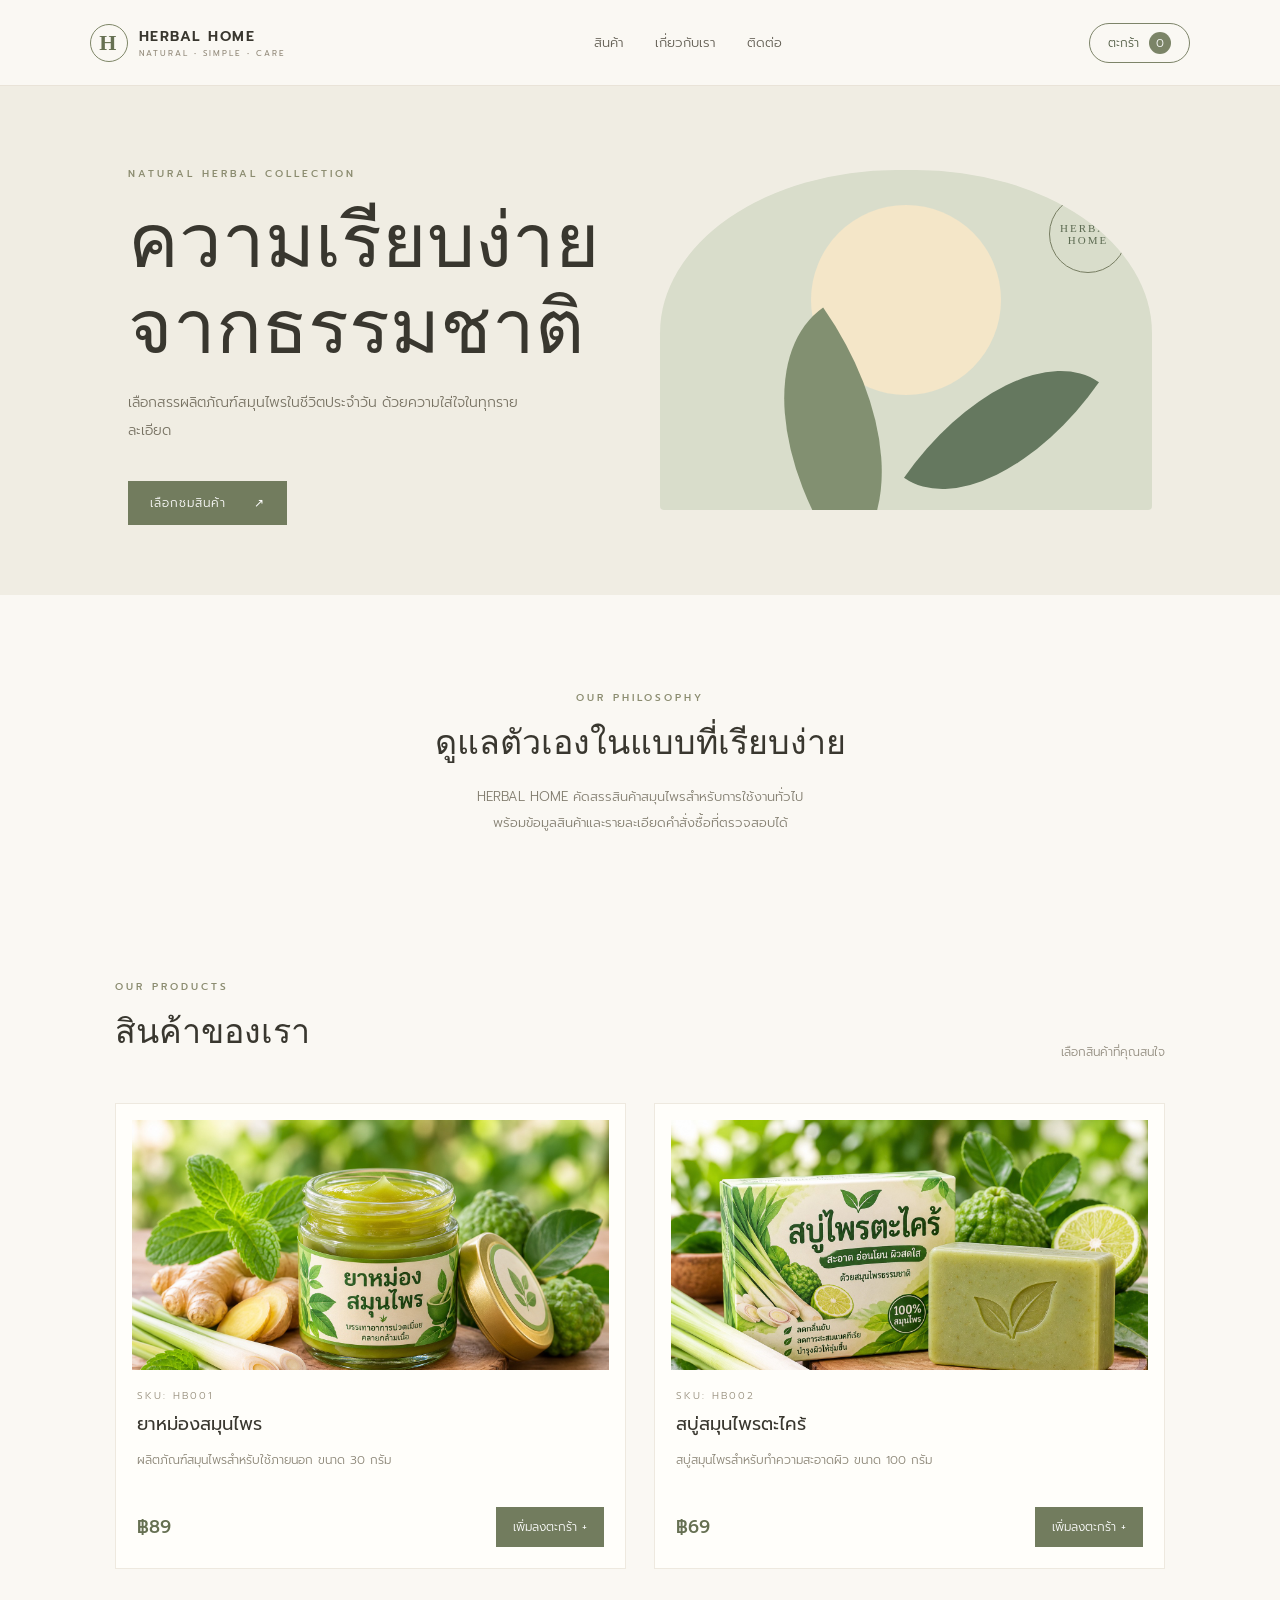
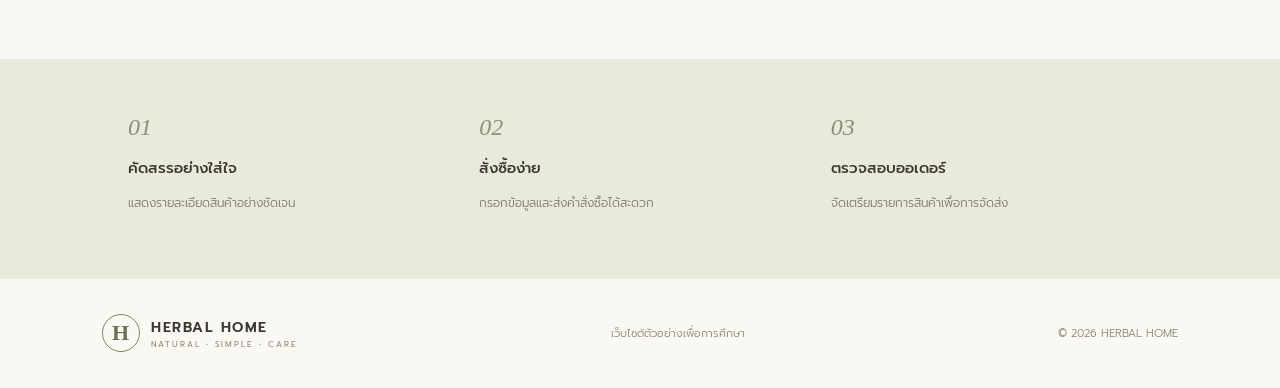
<file: index.html>
<!doctype html>
<html lang="th">
<head>
  <meta charset="utf-8">
  <meta name="viewport" content="width=device-width, initial-scale=1">
  <meta name="description" content="HERBAL HOME ร้านค้าสมุนไพรและผลิตภัณฑ์จากธรรมชาติ">
  <title>HERBAL HOME | สมุนไพรจากธรรมชาติ</title>
  <link rel="preconnect" href="https://fonts.googleapis.com">
  <link rel="preconnect" href="https://fonts.gstatic.com" crossorigin>
  <link href="https://fonts.googleapis.com/css2?family=Prompt:wght@300;400;500;600;700&display=swap" rel="stylesheet">
  <link rel="stylesheet" href="style.css">
</head>
<body>
  <header class="site-header">
    <a class="brand" href="#"><span class="brand-mark">H</span><span>HERBAL HOME<small>NATURAL • SIMPLE • CARE</small></span></a>
    <nav><a href="#products">สินค้า</a><a href="#story">เกี่ยวกับเรา</a><a href="#contact">ติดต่อ</a></nav>
    <button class="cart-button" id="cartToggle">ตะกร้า <span id="cartCount">0</span></button>
  </header>

  <main>
    <section class="hero">
      <div class="hero-copy">
        <p class="eyebrow">NATURAL HERBAL COLLECTION</p>
        <h1>ความเรียบง่าย<br>จากธรรมชาติ</h1>
        <p>เลือกสรรผลิตภัณฑ์สมุนไพรในชีวิตประจำวัน ด้วยความใส่ใจในทุกรายละเอียด</p>
        <a class="primary-link" href="#products">เลือกชมสินค้า <span>↗</span></a>
      </div>
      <div class="hero-art">
        <div class="sun"></div><div class="leaf leaf-one"></div><div class="leaf leaf-two"></div>
        <div class="hero-stamp">HERBAL<br>HOME</div>
      </div>
    </section>

    <section class="intro" id="story">
      <p class="eyebrow">OUR PHILOSOPHY</p>
      <h2>ดูแลตัวเองในแบบที่เรียบง่าย</h2>
      <p>HERBAL HOME คัดสรรสินค้าสมุนไพรสำหรับการใช้งานทั่วไป<br>พร้อมข้อมูลสินค้าและรายละเอียดคำสั่งซื้อที่ตรวจสอบได้</p>
    </section>

    <section class="products-section" id="products">
      <div class="section-heading"><div><p class="eyebrow">OUR PRODUCTS</p><h2>สินค้าของเรา</h2></div><p>เลือกสินค้าที่คุณสนใจ</p></div>
      <div class="product-grid" id="productGrid"></div>
    </section>

    <section class="promise">
      <div><span>01</span><h3>คัดสรรอย่างใส่ใจ</h3><p>แสดงรายละเอียดสินค้าอย่างชัดเจน</p></div>
      <div><span>02</span><h3>สั่งซื้อง่าย</h3><p>กรอกข้อมูลและส่งคำสั่งซื้อได้สะดวก</p></div>
      <div><span>03</span><h3>ตรวจสอบออเดอร์</h3><p>จัดเตรียมรายการสินค้าเพื่อการจัดส่ง</p></div>
    </section>
  </main>

  <footer id="contact"><div class="brand"><span class="brand-mark">H</span><span>HERBAL HOME<small>NATURAL • SIMPLE • CARE</small></span></div><p>เว็บไซต์ตัวอย่างเพื่อการศึกษา</p><p>© 2026 HERBAL HOME</p></footer>

  <div class="drawer-backdrop" id="backdrop"></div>
  <aside class="cart-drawer" id="cartDrawer" aria-label="ตะกร้าสินค้า">
    <div class="drawer-head"><h2>ตะกร้าสินค้า</h2><button id="closeCart" aria-label="ปิด">×</button></div>
    <div id="cartItems" class="cart-items"><p class="empty">ยังไม่มีสินค้าในตะกร้า</p></div>
    <div class="cart-total"><span>ยอดรวม</span><strong id="cartTotal">฿0</strong></div>
    <form id="checkoutForm" class="checkout-form">
      <h3>ข้อมูลสำหรับจัดส่ง</h3>
      <label>ชื่อ-นามสกุล<input name="customer" required placeholder="ชื่อผู้รับ"></label>
      <label>เบอร์โทรศัพท์<input name="phone" required inputmode="tel" placeholder="08xxxxxxxx"></label>
      <label>ที่อยู่จัดส่ง<textarea name="address" required rows="3" placeholder="บ้านเลขที่ ถนน ตำบล อำเภอ จังหวัด รหัสไปรษณีย์"></textarea></label>
      <button class="primary-button" type="submit">ยืนยันคำสั่งซื้อ</button>
      <p class="form-note">ข้อมูลตัวอย่างสำหรับงานเรียน โปรดอย่าใช้ข้อมูลส่วนตัวจริงบนเว็บไซต์สาธารณะ</p>
      <p id="checkoutMessage" role="status"></p>
    </form>
  </aside>
  <script src="script.js"></script>
</body>
</html>
</file>
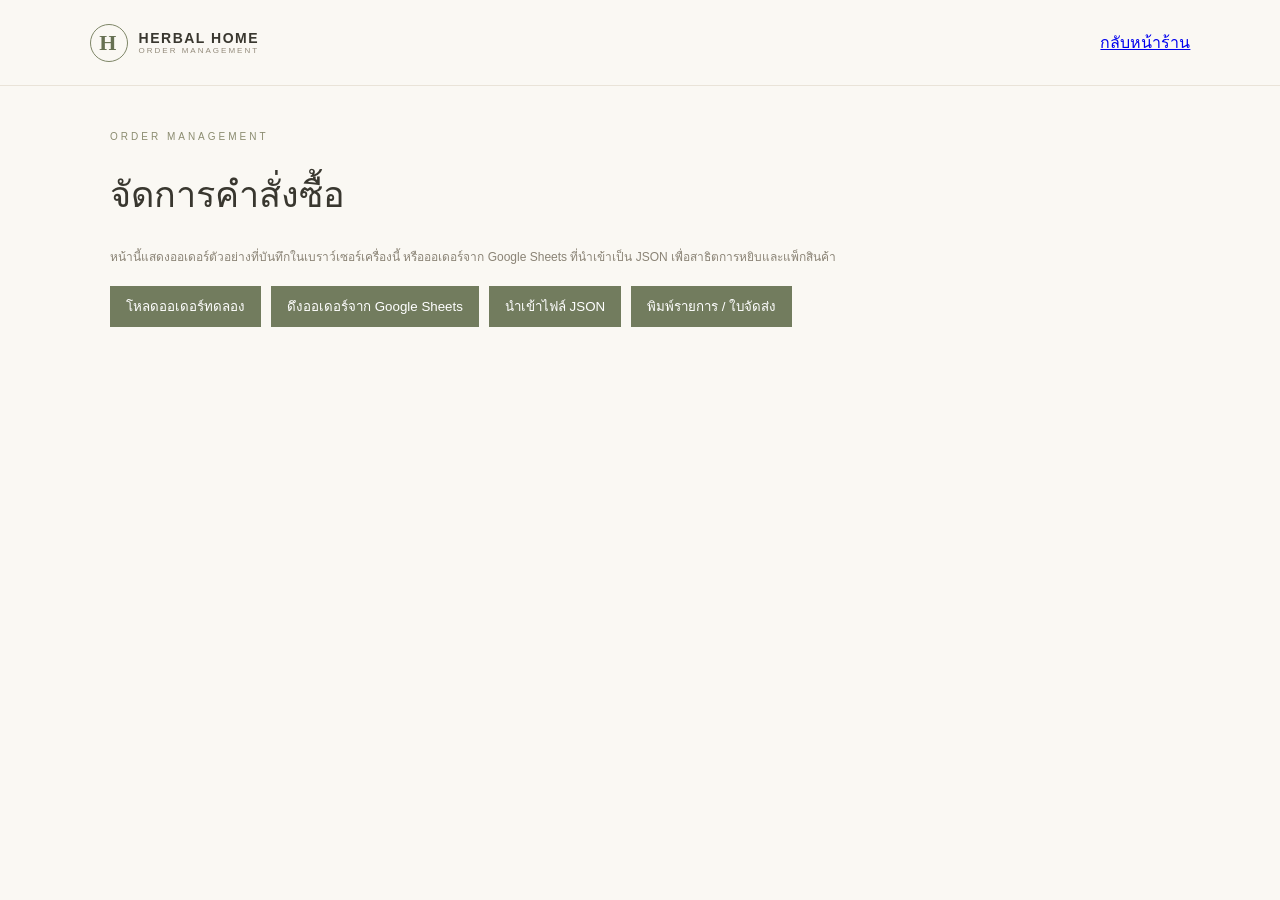
<file: admin.html>
<!doctype html><html lang="th"><head><meta charset="utf-8"><meta name="viewport" content="width=device-width,initial-scale=1"><title>หลังบ้าน | HERBAL HOME</title><link rel="stylesheet" href="style.css"><style>.admin{max-width:1100px;margin:45px auto;padding:0 20px}.admin h1{font:36px Georgia}.admin-actions{display:flex;gap:10px;flex-wrap:wrap;margin:20px 0}.admin button{padding:10px 16px;border:0;background:#727c5e;color:white;cursor:pointer}.order-card{background:#fffefa;border:1px solid #e9e3d8;padding:20px;margin:15px 0}.order-card h3{margin-top:0}.order-card p{font-size:13px;line-height:1.8}.order-card table{width:100%;border-collapse:collapse;font-size:13px}.order-card td,.order-card th{border-bottom:1px solid #eee;padding:8px;text-align:left}.print-label{border:1px dashed #777;padding:18px;max-width:420px;margin:15px 0}.muted{color:#8a8375;font-size:12px}@media print{.site-header,.admin-actions,.no-print{display:none!important}.admin{margin:0}.order-card{break-inside:avoid}}</style></head><body><header class="site-header"><a class="brand" href="index.html"><span class="brand-mark">H</span><span>HERBAL HOME<small>ORDER MANAGEMENT</small></span></a><a href="index.html">กลับหน้าร้าน</a></header><main class="admin"><p class="eyebrow">ORDER MANAGEMENT</p><h1>จัดการคำสั่งซื้อ</h1><p class="muted">หน้านี้แสดงออเดอร์ตัวอย่างที่บันทึกในเบราว์เซอร์เครื่องนี้ หรือออเดอร์จาก Google Sheets ที่นำเข้าเป็น JSON เพื่อสาธิตการหยิบและแพ็กสินค้า</p><div class="admin-actions"><button onclick="loadDemo()">โหลดออเดอร์ทดลอง</button><button onclick="loadFromSheets()">ดึงออเดอร์จาก Google Sheets</button><button onclick="document.getElementById('jsonFile').click()">นำเข้าไฟล์ JSON</button><input id="jsonFile" type="file" accept=".json" hidden><button onclick="window.print()">พิมพ์รายการ / ใบจัดส่ง</button></div><div id="orders"></div></main><script>
const GOOGLE_SCRIPT_URL = ""; // วาง Web app URL เดียวกับใน script.js\nlet orders=[];async function loadFromSheets(){if(!GOOGLE_SCRIPT_URL){alert("กรุณาใส่ Google Apps Script Web app URL ใน admin.html ก่อน");return}try{const res=await fetch(GOOGLE_SCRIPT_URL);orders=await res.json();render()}catch(e){alert("ดึงข้อมูลไม่สำเร็จ กรุณาตรวจสอบ URL และสิทธิ์การ Deploy")}}function loadDemo(){orders=JSON.parse(localStorage.getItem("herbalOrders")||"[]");render()}
document.getElementById("jsonFile").addEventListener("change",async e=>{const f=e.target.files[0];if(!f)return;try{const j=JSON.parse(await f.text());orders=Array.isArray(j)?j:[j];render()}catch{alert("ไฟล์ JSON ไม่ถูกต้อง")}});
function render(){const root=document.getElementById("orders");if(!orders.length){root.innerHTML="<p>ยังไม่มีคำสั่งซื้อในเครื่องนี้ กรุณาทดลองสั่งซื้อจากหน้าร้านก่อน</p>";return}root.innerHTML=orders.map((o,i)=>`<section class="order-card"><h3>คำสั่งซื้อ ${o.orderId||"ORDER-"+(i+1)}</h3><p><b>ผู้รับ:</b> ${o.customer||"-"}<br><b>โทร:</b> ${o.phone||"-"}<br><b>ที่อยู่:</b> ${o.address||"-"}</p><h4>Picking List / รายการหยิบสินค้า</h4><table><tr><th>SKU</th><th>สินค้า</th><th>จำนวน</th><th>ตรวจแล้ว</th></tr>${(o.items||[]).map(x=>`<tr><td>${x.sku}</td><td>${x.name}</td><td>${x.qty}</td><td>☐</td></tr>`).join("")}</table><p><b>ยอดรวม:</b> ฿${Number(o.total||0).toLocaleString("th-TH")}</p><div class="print-label"><h3>HERBAL HOME — SHIPPING LABEL</h3><p><b>ผู้รับ:</b> ${o.customer||"-"}</p><p><b>โทร:</b> ${o.phone||"-"}</p><p><b>ที่อยู่จัดส่ง:</b><br>${o.address||"-"}</p><p><b>เลขที่คำสั่งซื้อ:</b> ${o.orderId||"-"}</p></div></section>`).join("")}
loadDemo();</script></body></html>
</file>
<file: style.css>
*{box-sizing:border-box}html{scroll-behavior:smooth}body{margin:0;background:#faf8f3;color:#39372f;font-family:"Prompt",sans-serif;font-weight:300}.site-header{height:86px;padding:0 7%;display:flex;align-items:center;justify-content:space-between;background:#faf8f3;border-bottom:1px solid #e9e3d8;position:sticky;top:0;z-index:5}.brand{display:flex;align-items:center;gap:11px;text-decoration:none;color:#39372f;font-weight:600;letter-spacing:1.5px;font-size:14px}.brand small{display:block;font-size:8px;letter-spacing:2px;color:#938b7b;font-weight:400}.brand-mark{width:38px;height:38px;border:1px solid #7e8667;border-radius:50%;display:grid;place-items:center;color:#667052;font-family:Georgia,serif;font-size:22px}.site-header nav{display:flex;gap:32px}.site-header nav a{color:#5f5b50;text-decoration:none;font-size:13px}.cart-button{border:1px solid #7d8469;background:transparent;border-radius:30px;padding:10px 18px;font:inherit;font-size:12px;color:#4e5940;cursor:pointer}.cart-button span{background:#7b8467;color:white;border-radius:50%;padding:2px 7px;margin-left:5px}.hero{min-height:500px;padding:70px 10%;display:grid;grid-template-columns:1fr 1fr;align-items:center;gap:40px;background:#f0ede3}.eyebrow{font-size:10px;letter-spacing:3px;color:#8b8c70;font-weight:500}.hero h1{font-family:Georgia,serif;font-size:clamp(46px,6vw,76px);line-height:1.13;font-weight:400;margin:18px 0}.hero-copy>p:not(.eyebrow){max-width:430px;line-height:2;color:#777263;font-size:14px}.primary-link{display:inline-block;margin-top:22px;padding:13px 22px;background:#727c5e;color:white;text-decoration:none;font-size:12px;letter-spacing:1px}.primary-link span{margin-left:22px}.hero-art{height:340px;position:relative;overflow:hidden;background:#d9ddcb;border-radius:48% 48% 4px 4px}.sun{position:absolute;width:190px;height:190px;border-radius:50%;background:#f4e6c8;top:35px;left:calc(50% - 95px)}.leaf{position:absolute;background:#829071;border-radius:100% 0 100% 0;transform:rotate(-35deg)}.leaf-one{width:130px;height:220px;left:22%;bottom:-35px}.leaf-two{width:105px;height:190px;right:20%;bottom:-15px;transform:rotate(35deg);background:#65785f}.hero-stamp{position:absolute;right:25px;top:25px;border:1px solid #777d62;border-radius:50%;width:78px;height:78px;display:grid;place-content:center;text-align:center;font:11px Georgia;color:#5d6b52;letter-spacing:2px}.intro{text-align:center;padding:85px 20px 75px}.intro h2,.section-heading h2{font:400 34px Georgia,serif;margin:10px 0 15px}.intro>p:last-child{font-size:13px;line-height:2;color:#817c6e}.products-section{padding:45px 9% 90px}.section-heading{display:flex;align-items:end;justify-content:space-between;margin-bottom:30px}.section-heading>p{font-size:12px;color:#918b7e}.product-grid{display:grid;grid-template-columns:repeat(2,minmax(0,1fr));gap:28px}.product-card{background:#fffefa;padding:16px;border:1px solid #eee9df}.product-art{height:250px;background:#f0eee6;display:grid;place-items:center;overflow:hidden}.product-art img{width:100%;height:100%;object-fit:cover}.product-placeholder{font:italic 24px Georgia;color:#77816a;text-align:center}.product-info{padding:18px 5px 5px}.product-meta{font-size:10px;letter-spacing:2px;color:#99917f}.product-info h3{font-size:18px;font-weight:400;margin:7px 0}.product-info p{font-size:12px;line-height:1.8;color:#898374;min-height:42px}.product-bottom{display:flex;align-items:center;justify-content:space-between;margin-top:15px}.price{font-size:18px;color:#667052;font-weight:500}.add-button,.primary-button{border:0;background:#727c5e;color:white;padding:11px 17px;font:inherit;font-size:12px;cursor:pointer}.promise{padding:55px 10%;background:#e9e9dc;display:grid;grid-template-columns:repeat(3,1fr);gap:30px}.promise span{font:italic 24px Georgia;color:#899176}.promise h3{font-size:15px;font-weight:500}.promise p{font-size:12px;color:#777568}footer{padding:35px 8%;display:flex;align-items:center;justify-content:space-between;font-size:11px;color:#898374} .drawer-backdrop{display:none;position:fixed;inset:0;background:#25251f77;z-index:8}.cart-drawer{position:fixed;right:0;top:0;height:100vh;width:min(440px,100%);background:#faf8f3;z-index:9;padding:25px;transform:translateX(105%);transition:.25s;overflow:auto}.cart-drawer.open{transform:translateX(0)}.drawer-backdrop.show{display:block}.drawer-head{display:flex;justify-content:space-between;align-items:center;border-bottom:1px solid #e5dfd3}.drawer-head h2{font:28px Georgia}.drawer-head button{font-size:28px;border:0;background:none;cursor:pointer}.cart-items{padding:15px 0}.cart-row{display:flex;justify-content:space-between;gap:10px;padding:10px 0;border-bottom:1px solid #e9e3d8;font-size:13px}.cart-row button{border:0;background:none;color:#987d69;cursor:pointer}.empty{color:#918b7e;font-size:13px}.cart-total{display:flex;justify-content:space-between;padding:18px 0;border-top:1px solid #ddd5c7}.cart-total strong{font-size:20px;color:#667052}.checkout-form h3{font-size:16px;font-weight:500}.checkout-form label{display:block;font-size:12px;margin:12px 0;color:#6e695d}.checkout-form input,.checkout-form textarea{display:block;width:100%;margin-top:6px;padding:11px;border:1px solid #ded8cc;background:#fffefa;font:inherit;font-size:13px;border-radius:0}.primary-button{width:100%;margin-top:12px}.form-note,#checkoutMessage{font-size:11px;line-height:1.7;color:#898374}@media(max-width:700px){.site-header{padding:0 5%;height:72px}.site-header nav{display:none}.hero{grid-template-columns:1fr;padding:55px 8%;gap:30px}.hero-art{height:260px}.product-grid{grid-template-columns:1fr}.products-section{padding:35px 6% 60px}.section-heading{display:block}.promise{grid-template-columns:1fr;gap:12px}footer{display:block;line-height:2.5}.intro{padding:60px 15px}.intro h2{font-size:28px}}
</file>
